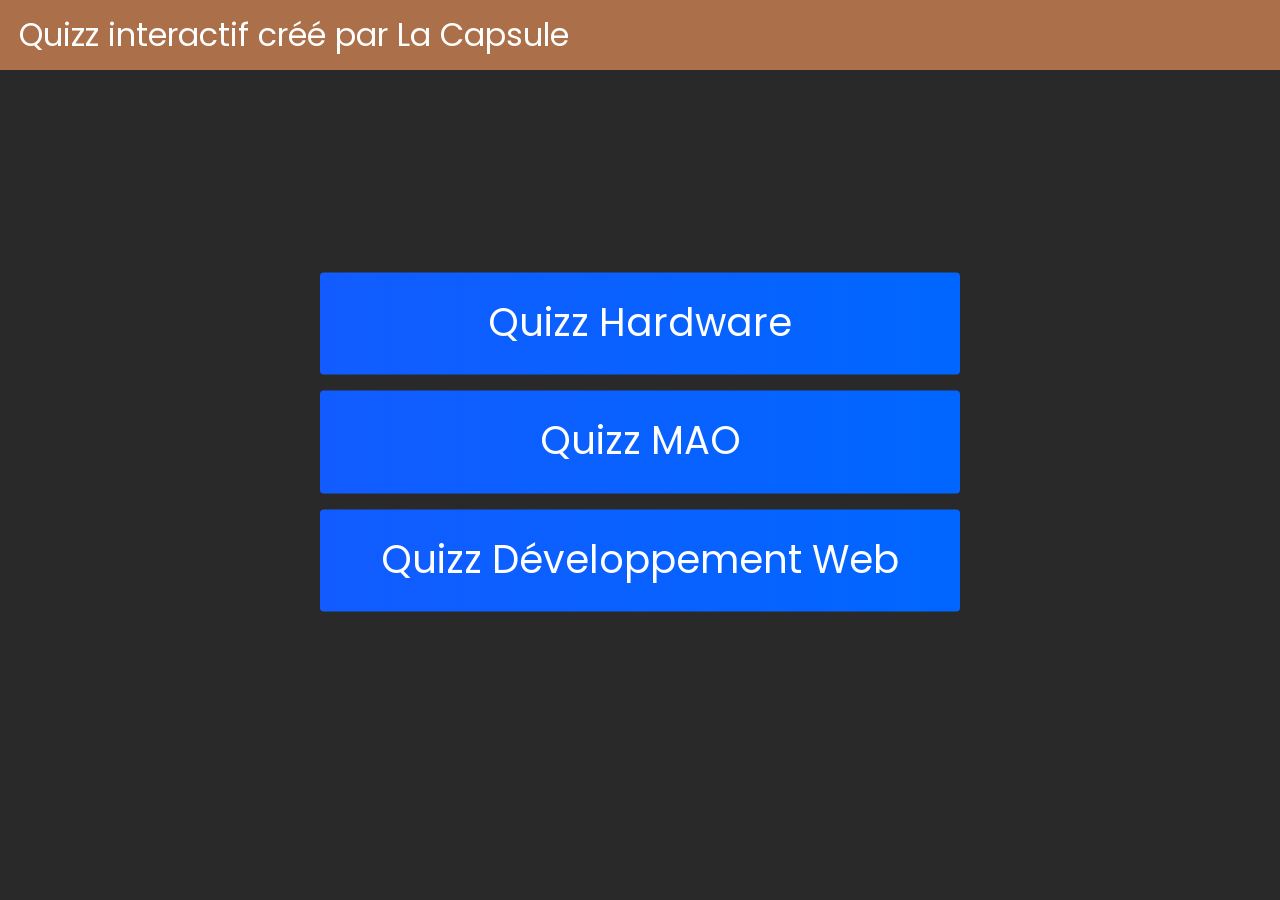
<file: index.html>
<!DOCTYPE html>
<html lang="fr">
<head>
    <meta charset="UTF-8">
    <meta http-equiv="X-UA-Compatible" content="IE=edge">
    <meta name="viewport" content="width=device-width, initial-scale=1.0">
    <link rel="stylesheet" href="css/style.css">
    <link rel="shortcut icon" href="media/img/lacapsule_favicon.png" type="image/x-icon">
    <title>Quizz intéractif</title>
</head>
<body>
    <h1 class="title">Quizz interactif créé par La Capsule</h1>


    <div class="liste">
        <a href="hardware/hardware.html" class="hardware">Quizz Hardware</a>
        <a href="MAO/mao.html" class="mao">Quizz MAO</a>
        <a href="devWeb/devWeb.html" class="devWeb">Quizz Développement Web</a>
    </div>
    


</body>
</html>
</file>
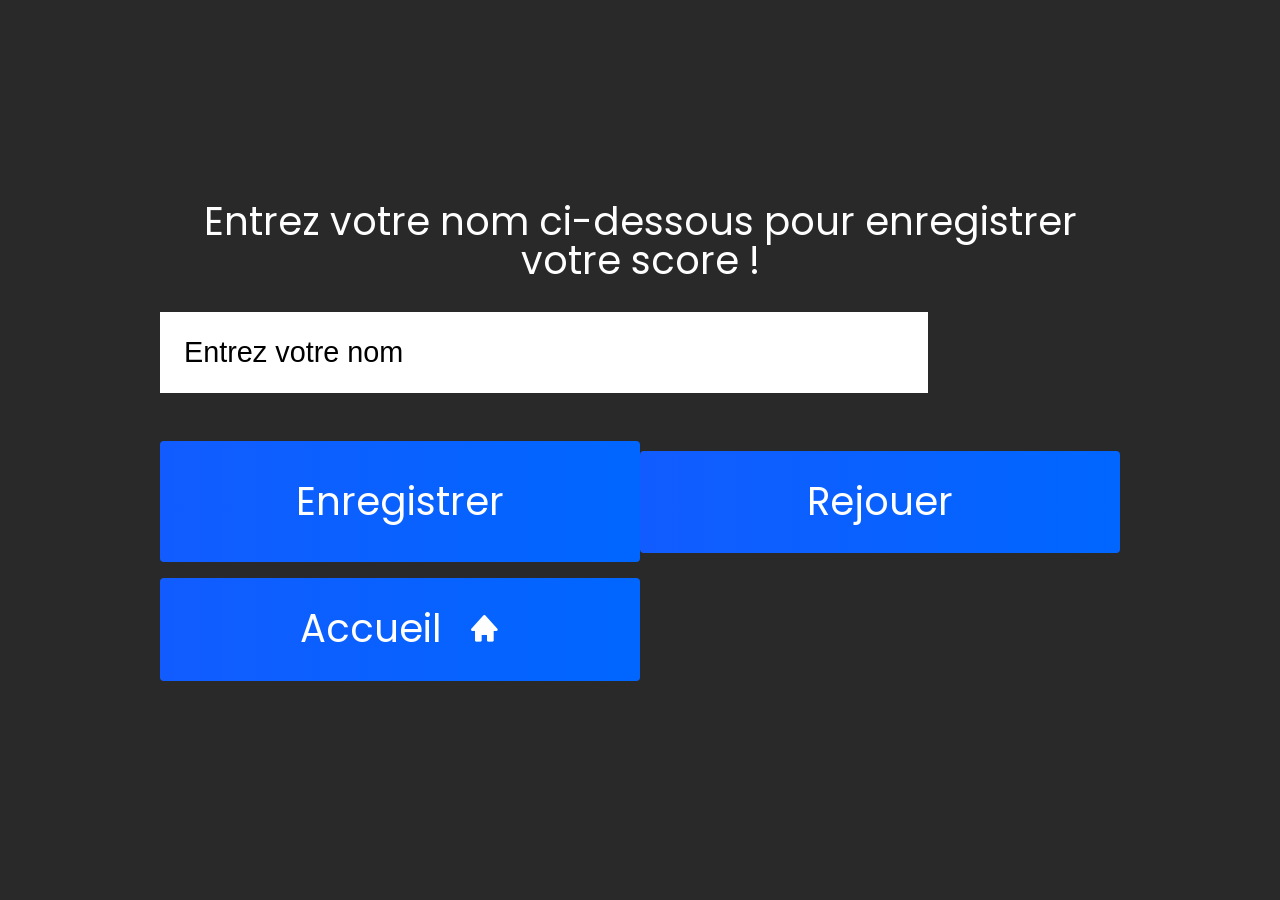
<file: end.html>
<!DOCTYPE html>
<html lang="fr">
<head>
    <meta charset="UTF-8">
    <meta http-equiv="X-UA-Compatible" content="IE=edge">
    <meta name="viewport" content="width=device-width, initial-scale=1.0">
    <link rel="stylesheet" href="css/end.css">
    <link rel="shortcut icon" href="media/img/lacapsule_favicon.png" type="image/x-icon">
    <link href='https://unpkg.com/boxicons@2.1.1/css/boxicons.min.css' rel='stylesheet'>
    <title>Fin du Quizz</title>
</head>
<body>
    <div class="container">
        <div id="end" class="flex-center flex-column">
            <h1 id="finalScore">0</h1>
            <form cless="end-form-container">
                <h2 id="end-text">Entrez votre nom ci-dessous pour enregistrer votre score !</h2>
                <input type="text" name="name" id="username" placeholder="Entrez votre nom">
                <div class="buttons">
                    <button class="btn" id="saveScoreBtn" type="submit" onClick="saveHighScore(event)" disabled>Enregistrer</button>
                    <a href="game.html" class="btn">Rejouer</a>
                    <a href="index.html" class="btn">Accueil <i class='bx bxs-home'></i></a>
                </div>
            </form>
        </div>
    </div>
    
    <script src="ressources/js/end.js"></script>


</body>
</html>
</file>
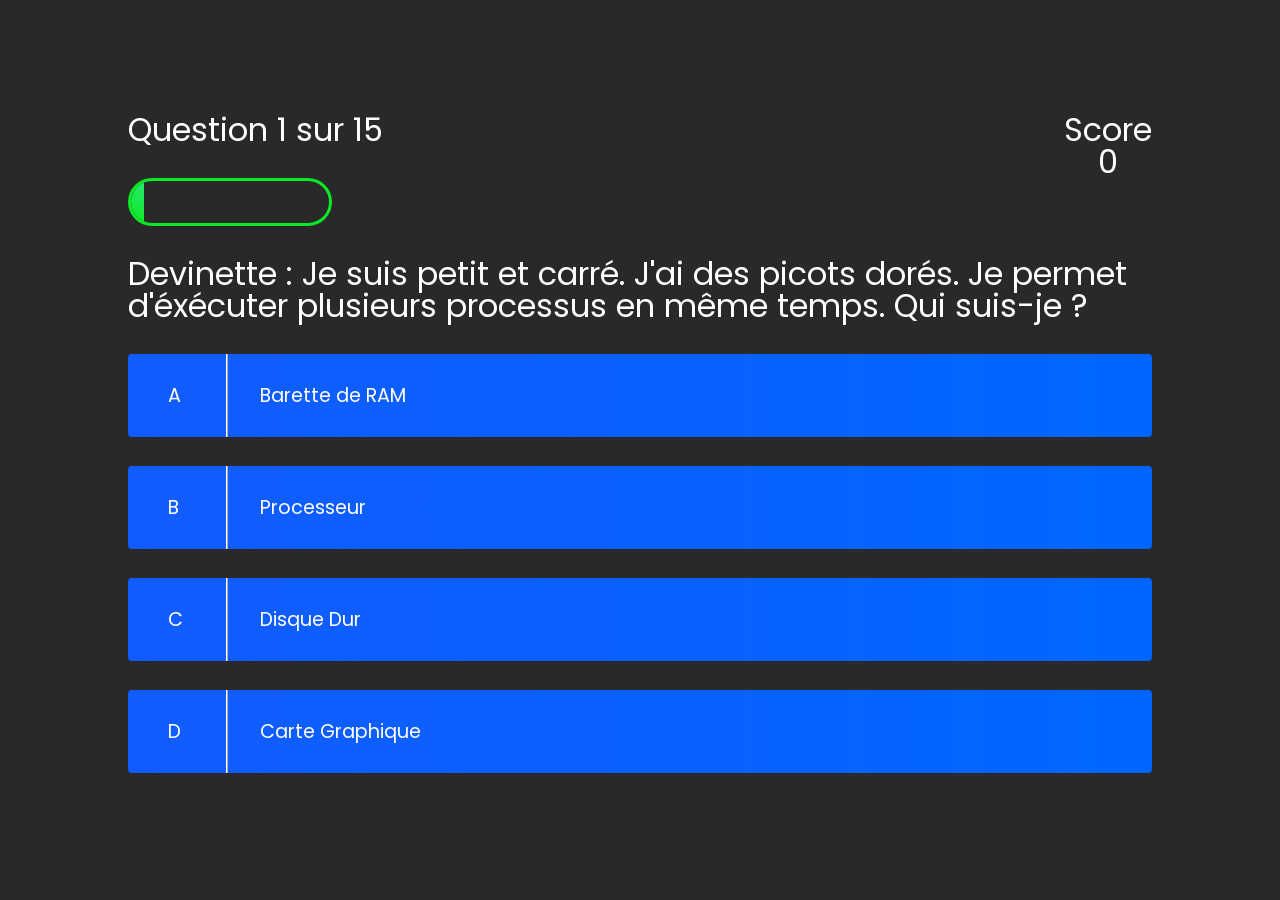
<file: game-anim.html>
<!DOCTYPE html>
<html lang="fr">
<head>
    <meta charset="UTF-8">
    <meta http-equiv="X-UA-Compatible" content="IE=edge">
    <meta name="viewport" content="width=device-width, initial-scale=1.0">
    <link rel="stylesheet" href="css/game.css">
    <link rel="shortcut icon" href="media/img/lacapsule_favicon.png" type="image/x-icon">
    <title>Game</title>
</head>
<body>
    <input type="hidden" name="mode" id="mode" value="anim">
    <div class="container">
        <div id="game" class="justify-center flex-column">
            <div id="hud">
                <div class="hud-item">
                    <p id="progressText" class="hud-prefix">
                        Question
                    </p>
                    <div id="progressBar">
                        <div id="progressBarFull"></div>
                    </div>
                </div>
                <div class="next">
                    <button class="go" id="next">Passer à la question suivante</button>
                </div>
                <div class="hud-item">
                    <p class="hud-prefix">
                        Score
                    </p>
                    <h1 class="hud-main-text" id="score">
                        0
                    </h1>
                
                </div>
            </div>
            <h1 id="question">Quelle est la question ?</h1>
            <div class="choice-container">
                <p class="choice-prefix">A</p>
                <p class="choice-text" data-number="1">Choice</p>
            </div>
            <div class="choice-container">
                <p class="choice-prefix">B</p>
                <p class="choice-text" data-number="2">Choice</p>
            </div>
            <div class="choice-container">
                <p class="choice-prefix">C</p>
                <p class="choice-text" data-number="3">Choice</p>
            </div>
            <div class="choice-container">
                <p class="choice-prefix">D</p>
                <p class="choice-text" data-number="4">Choice</p>
            </div>
        </div>
    </div>
    
    <script src="ressources/js/game.js"></script>


</body>
</html>
</file>
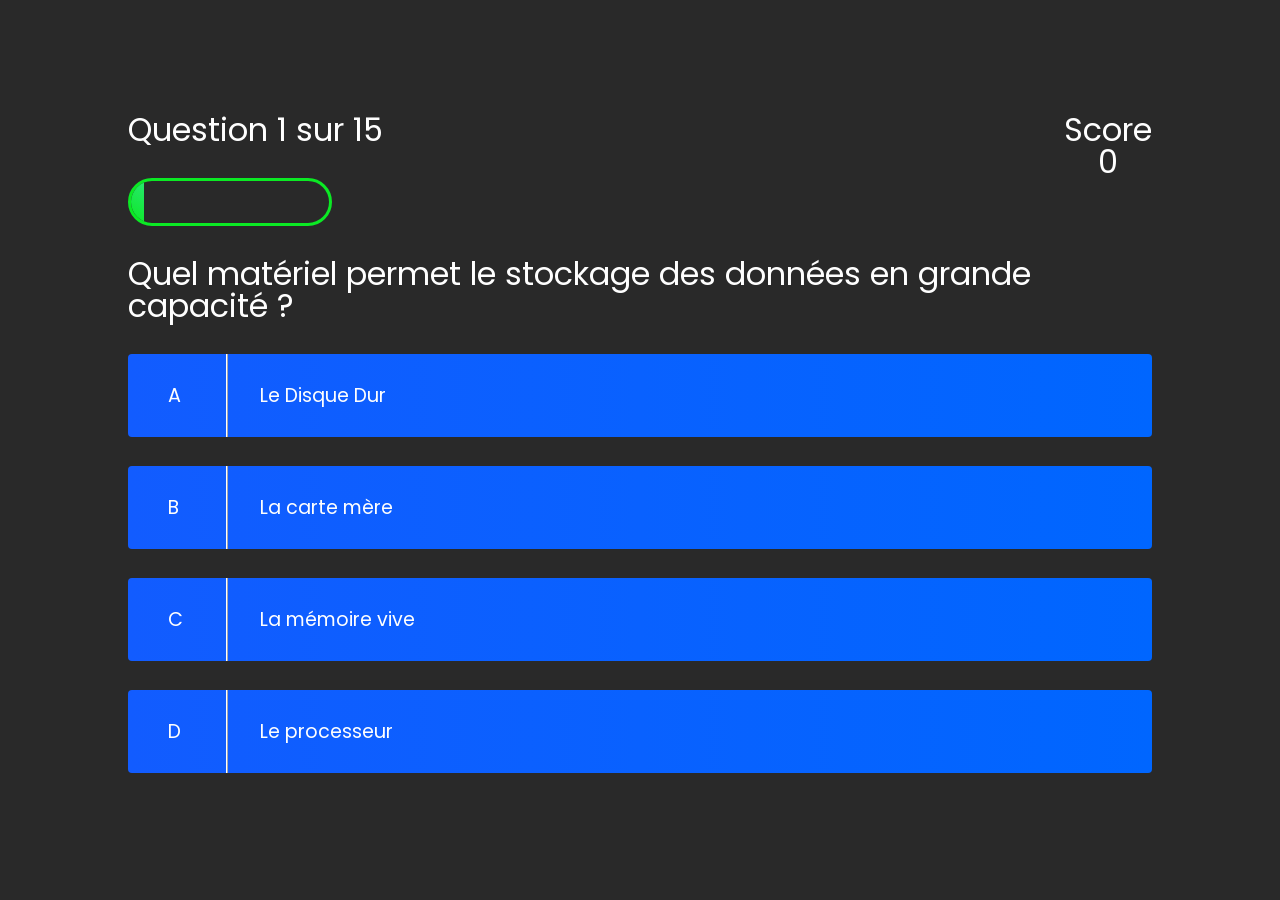
<file: game.html>
<!DOCTYPE html>
<html lang="fr">
<head>
    <meta charset="UTF-8">
    <meta http-equiv="X-UA-Compatible" content="IE=edge">
    <meta name="viewport" content="width=device-width, initial-scale=1.0">
    <link rel="stylesheet" href="css/game.css">
    <link rel="shortcut icon" href="media/img/lacapsule_favicon.png" type="image/x-icon">
    <title>Game</title>
</head>
<body>
    <div class="container">
        <div id="game" class="justify-center flex-column">
            <div id="hud">
                <div class="hud-item">
                    <p id="progressText" class="hud-prefix">
                        Question
                    </p>
                    <div id="progressBar">
                        <div id="progressBarFull"></div>
                    </div>
                </div>
                <div class="hud-item">
                    <p class="hud-prefix">
                        Score
                    </p>
                    <h1 class="hud-main-text" id="score">
                        0
                    </h1>
                
                </div>
            </div>
            <h1 id="question">Quelle est la question ?</h1>
            <div class="choice-container">
                <p class="choice-prefix">A</p>
                <p class="choice-text" data-number="1">Choice</p>
            </div>
            <div class="choice-container">
                <p class="choice-prefix">B</p>
                <p class="choice-text" data-number="2">Choice</p>
            </div>
            <div class="choice-container">
                <p class="choice-prefix">C</p>
                <p class="choice-text" data-number="3">Choice</p>
            </div>
            <div class="choice-container">
                <p class="choice-prefix">D</p>
                <p class="choice-text" data-number="4">Choice</p>
            </div>
        </div>
    </div>
    
    <script src="ressources/js/game.js"></script>


</body>
</html>
</file>
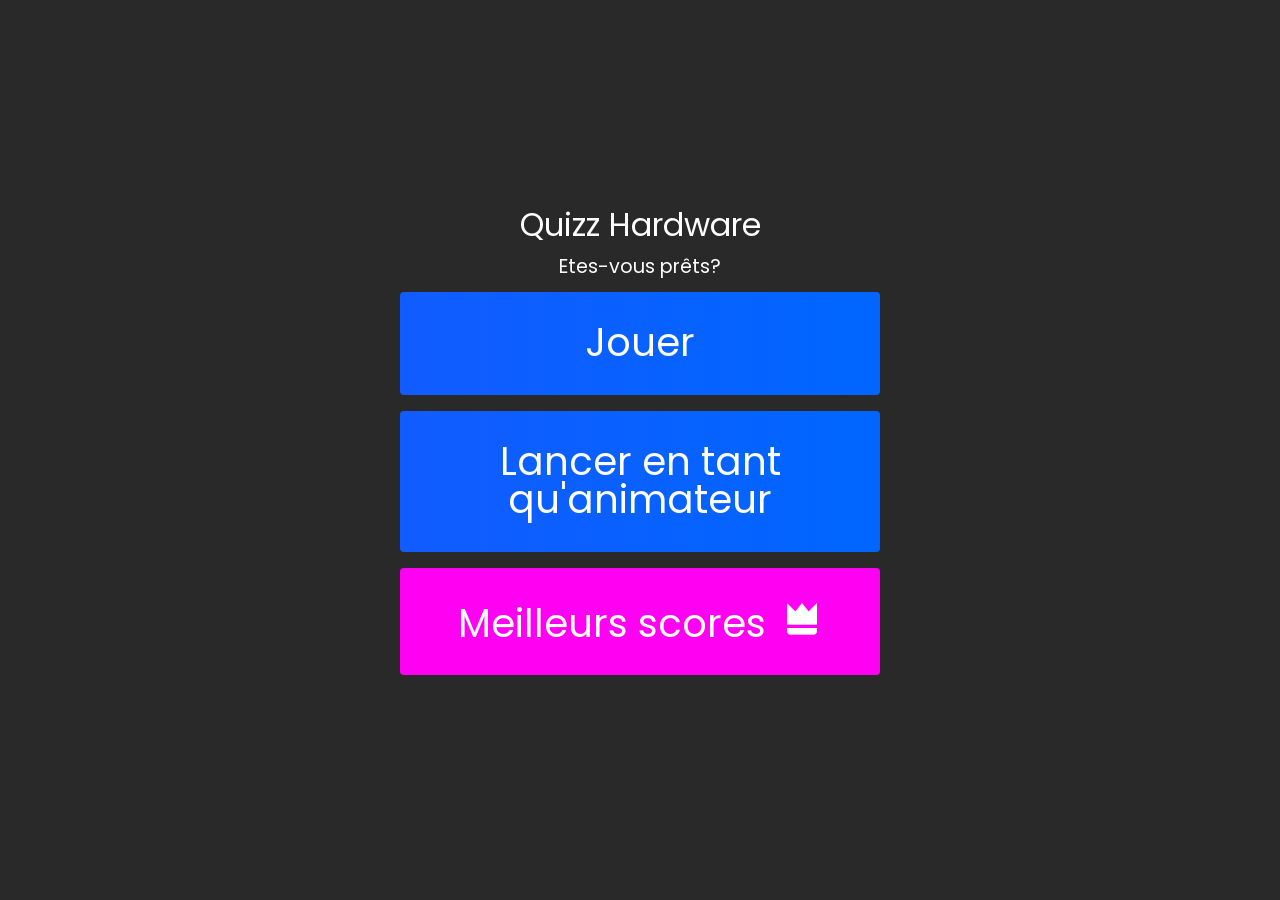
<file: hardware.html>
<!DOCTYPE html>
<html lang="fr">
<head>
    <meta charset="UTF-8">
    <meta http-equiv="X-UA-Compatible" content="IE=edge">
    <meta name="viewport" content="width=device-width, initial-scale=1.0">
    <link rel="stylesheet" href="css/hardware.css">
    <link rel="shortcut icon" href="media/img/lacapsule_favicon.png" type="image/x-icon">
    <link href='https://unpkg.com/boxicons@2.1.1/css/boxicons.min.css' rel='stylesheet'>
    <title>Quizz intéractif</title>
</head>
<body>
    

    <div class="container">
        <div id="home" class="flex-column flex-center">
            <h1>Quizz Hardware</h1>
            <h2>Etes-vous prêts?</h2>
            <a href="game.html" class="btn">Jouer</a>
            <a href="game-anim.html" class="btn anim">Lancer en tant qu'animateur</a>
            <a href="highscores.html" id="highscore-btn" class="btn">Meilleurs scores<i class='bx bxs-crown'></i></a>
        </div>
    </div>


</body>
</html>
</file>
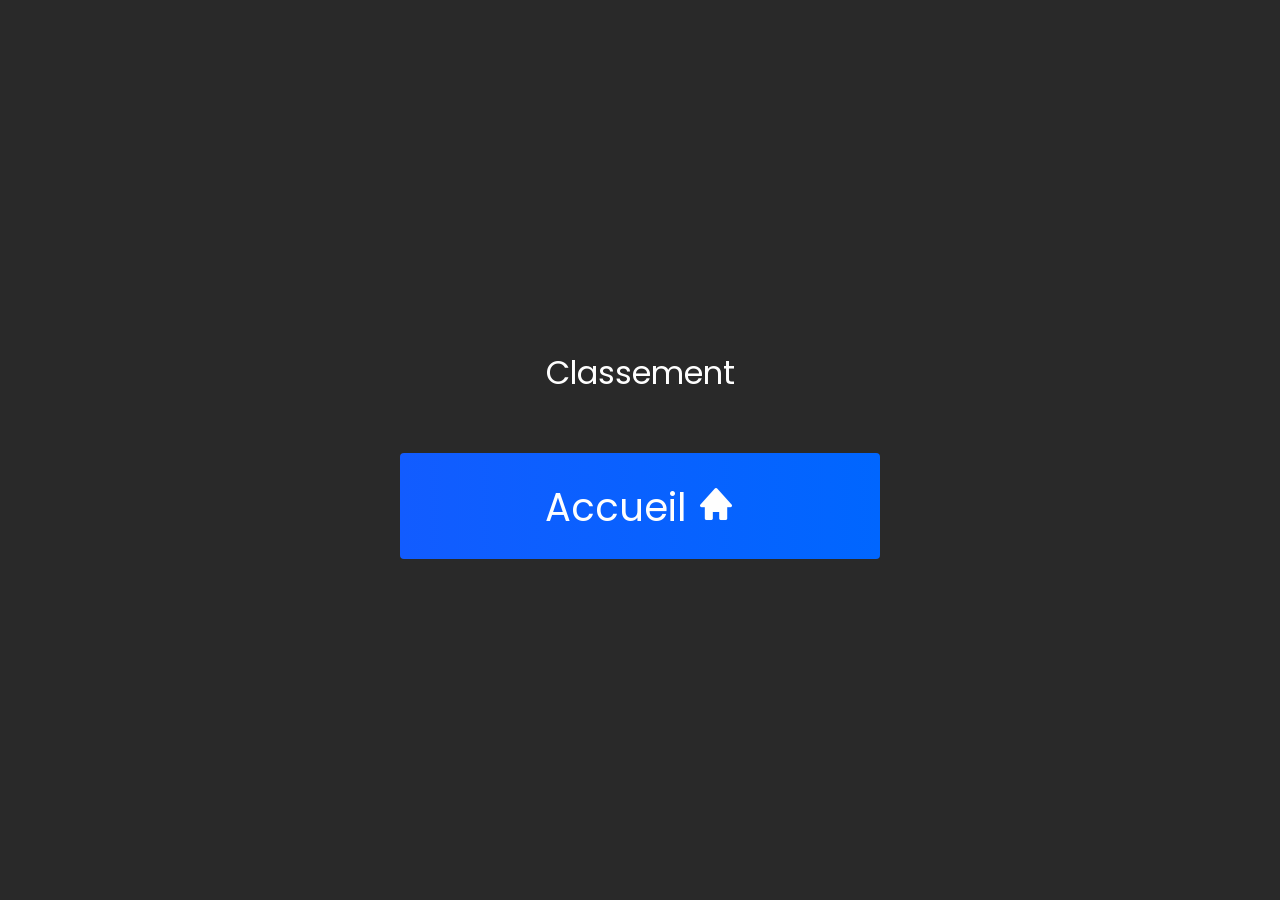
<file: highscores.html>
<!DOCTYPE html>
<html lang="fr">
<head>
    <meta charset="UTF-8">
    <meta http-equiv="X-UA-Compatible" content="IE=edge">
    <meta name="viewport" content="width=device-width, initial-scale=1.0">
    <link rel="stylesheet" href="css/highscores.css">
    <link rel="shortcut icon" href="media/img/lacapsule_favicon.png" type="image/x-icon">
    <link href='https://unpkg.com/boxicons@2.1.1/css/boxicons.min.css' rel='stylesheet'>
    <title>Meilleurs Scores</title>
</head>
<body>
    <div class="container">
        <div id="highScores" class="flex-center flex-column">
            <h1 id="finalScore">Classement</h1>
            <ul id="highScoresList"></ul>
            <a href="index.html" class="btn">Accueil <i class='bx bxs-home'></i></a>
        </div>
    </div>
    
    <script src="ressources/js/highscores.js"></script>


</body>
</html>
</file>
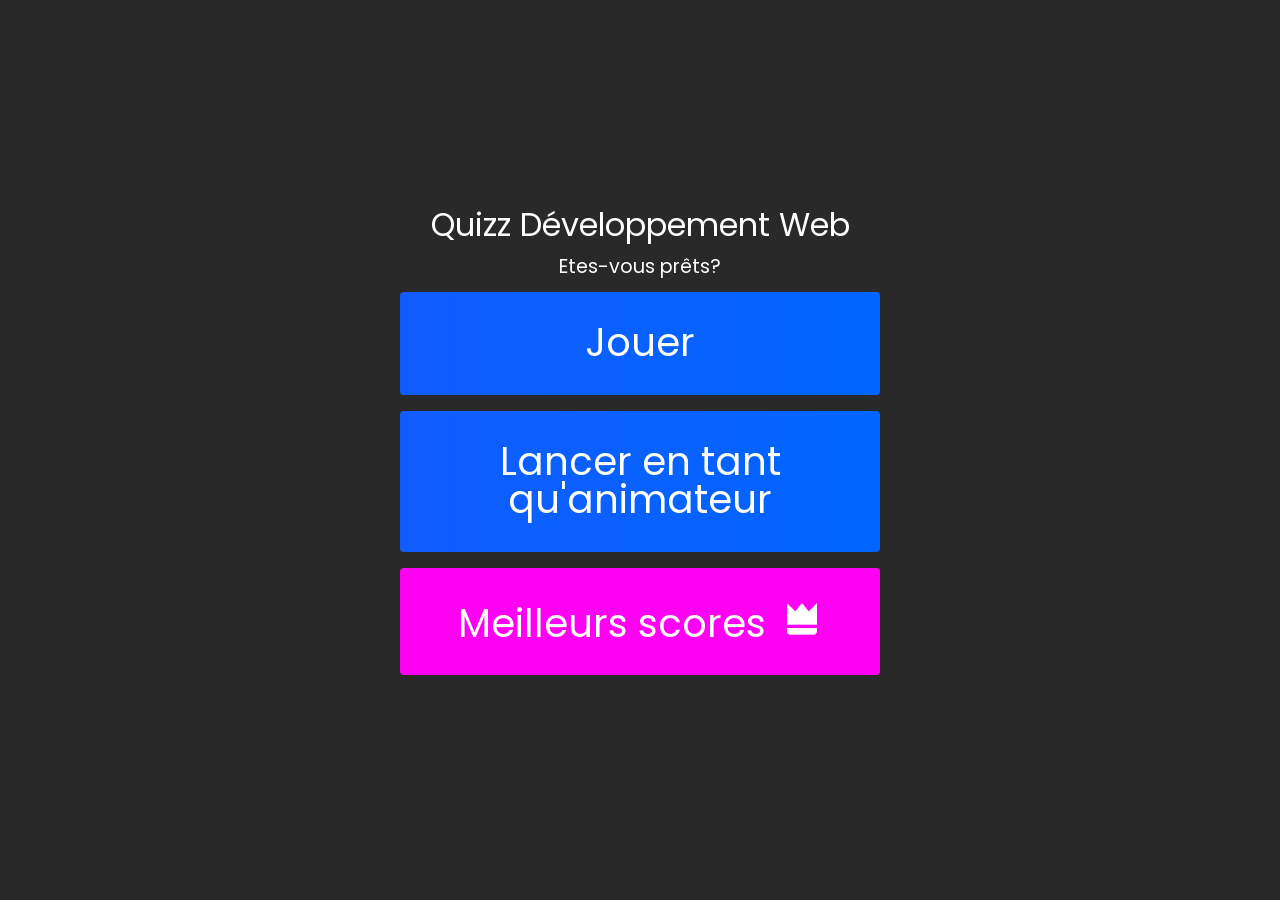
<file: devWeb/devWeb.html>
<!DOCTYPE html>
<html lang="fr">
<head>
    <meta charset="UTF-8">
    <meta http-equiv="X-UA-Compatible" content="IE=edge">
    <meta name="viewport" content="width=device-width, initial-scale=1.0">
    <link rel="stylesheet" href="css/hardware.css">
    <link rel="shortcut icon" href="media/img/lacapsule_favicon.png" type="image/x-icon">
    <link href='https://unpkg.com/boxicons@2.1.1/css/boxicons.min.css' rel='stylesheet'>
    <title>Quizz intéractif</title>
</head>
<body>
    

    <div class="container">
        <div id="home" class="flex-column flex-center">
            <h1>Quizz Développement Web</h1>
            <h2>Etes-vous prêts?</h2>
            <a href="game.html" class="btn">Jouer</a>
            <a href="game-anim.html" class="btn anim">Lancer en tant qu'animateur</a>
            <a href="highscores.html" id="highscore-btn" class="btn">Meilleurs scores<i class='bx bxs-crown'></i></a>
        </div>
    </div>

</body>
</html>
</file>
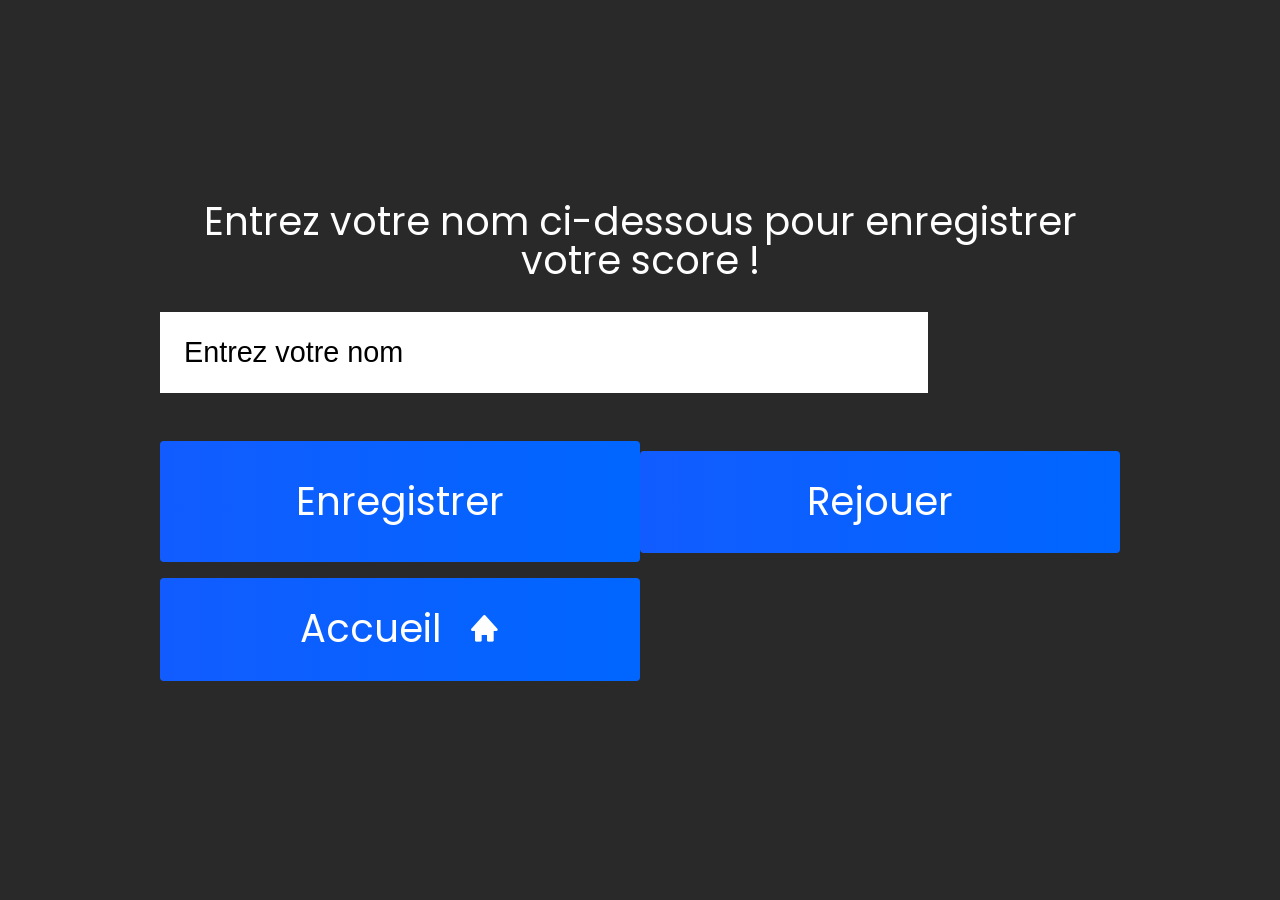
<file: devWeb/end.html>
<!DOCTYPE html>
<html lang="fr">
<head>
    <meta charset="UTF-8">
    <meta http-equiv="X-UA-Compatible" content="IE=edge">
    <meta name="viewport" content="width=device-width, initial-scale=1.0">
    <link rel="stylesheet" href="css/end.css">
    <link rel="shortcut icon" href="media/img/lacapsule_favicon.png" type="image/x-icon">
    <link href='https://unpkg.com/boxicons@2.1.1/css/boxicons.min.css' rel='stylesheet'>
    <title>Fin du Quizz</title>
</head>
<body>
    <div class="container">
        <div id="end" class="flex-center flex-column">
            <h1 id="finalScore">0</h1>
            <form cless="end-form-container">
                <h2 id="end-text">Entrez votre nom ci-dessous pour enregistrer votre score !</h2>
                <input type="text" name="name" id="username" placeholder="Entrez votre nom">
                <div class="buttons">
                    <button class="btn" id="saveScoreBtn" type="submit" onClick="saveHighScore(event)" disabled>Enregistrer</button>
                    <a href="game.html" class="btn">Rejouer</a>
                    <a href="../index.html" class="btn">Accueil <i class='bx bxs-home'></i></a>
                </div>
            </form>
        </div>
    </div>
    
    <script src="ressources/js/end.js"></script>


</body>
</html>
</file>
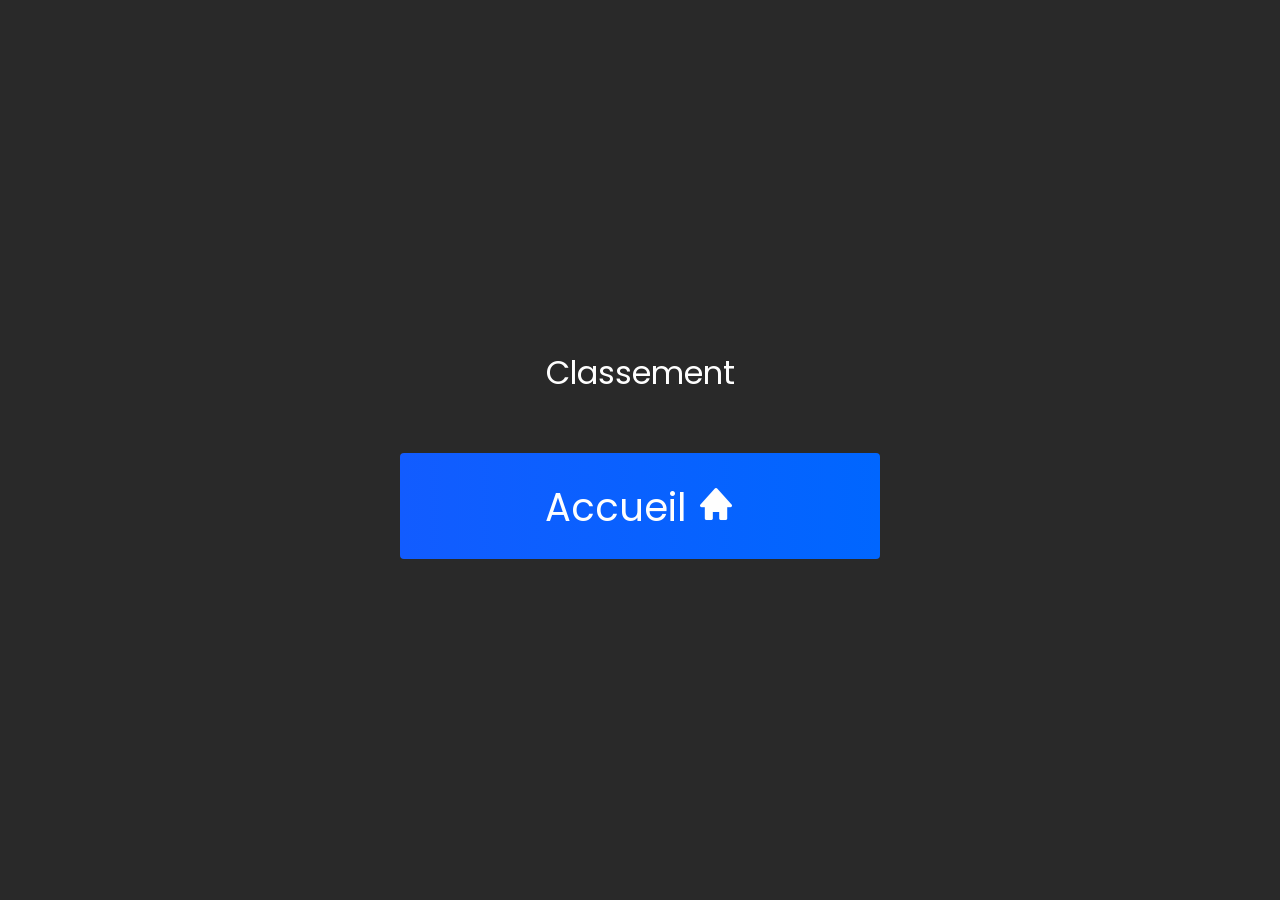
<file: devWeb/highscores.html>
<!DOCTYPE html>
<html lang="fr">
<head>
    <meta charset="UTF-8">
    <meta http-equiv="X-UA-Compatible" content="IE=edge">
    <meta name="viewport" content="width=device-width, initial-scale=1.0">
    <link rel="stylesheet" href="css/highscores.css">
    <link rel="shortcut icon" href="media/img/lacapsule_favicon.png" type="image/x-icon">
    <link href='https://unpkg.com/boxicons@2.1.1/css/boxicons.min.css' rel='stylesheet'>
    <title>Meilleurs Scores</title>
</head>
<body>
    <div class="container">
        <div id="highScores" class="flex-center flex-column">
            <h1 id="finalScore">Classement</h1>
            <ul id="highScoresList"></ul>
            <a href="../index.html" class="btn">Accueil <i class='bx bxs-home'></i></a>
        </div>
    </div>
    
    <script src="ressources/js/highscores.js"></script>


</body>
</html>
</file>
<file: css/style.css>
@import url(reset.css);
@import url(variables.css);
@import url(fonts.css);
@import url(class.css);


body{
    width: 100%;
    min-height: 100vh;
    background: var(--body);
}

.liste{
    position: absolute;
    top: 50%;
    left: 50%;
    transform: translate(-50%,-50%);
    width: 100%;
    display: flex;
    flex-direction: column;
    justify-content: center;
    align-items: center;
}

.hardware,
.mao,
.devWeb {
    font-size: 2.4rem;
    font-family: 'Poppins';
    padding: 2rem 0;
    width: 50%;
    text-align: center;
    margin-bottom: 1rem;
    text-decoration: none;
    color: var(--textColor);
    background: var(--principale);
    border-radius: 4px;
    transition: .5s cubic-bezier(0.075, 0.82, 0.165, 1);
}

.hardware:hover,
.mao:hover,
.devWeb:hover{
    background: var(--secondaire);
    filter: drop-shadow(0 0 20px var(--secondaire)) drop-shadow(0 0 40px var(--secondaire)) drop-shadow(0 0 60px var(--secondaire));

}

h1 {
    font-size: 2rem;
    color: var(--textColor);
    font-family: var(--pol);
}

.title {
    background: var(--tertiaire);
    padding: 1.2rem;
    color: var(--textColor);
}

h2 {
    font-size: 1.2rem;
    color: var(--textColor);
    font-family: var(--pol);
}

.container {
    width: 80%;
    min-height: 100vh;
    display: var(--fl);
    justify-content: var(--cen);
    align-items: var(--cen);
    margin: 0 auto;
    padding: 2rem;
}

.btn {
    font-size: 2.4rem;
    font-family: 'Poppins';
    padding: 2rem 0;
    width: 30rem;
    text-align: center;
    margin-bottom: 1rem;
    text-decoration: none;
    color: var(--textColor);
    background: var(--principale);
    border-radius: 4px;
    transition: .5s cubic-bezier(0.075, 0.82, 0.165, 1);
}

.btn:hover {
    cursor: pointer;
    box-shadow: 0 0.4rem 1.4rem 0 var(--principale);
    filter: drop-shadow(0 0 20px var(--principale)) drop-shadow(0 0 40px var(--principale)) drop-shadow(0 0 60px var(--principale));
    transform: scale(1.03);
}

.btn[disabled]:hover {
    cursor: not-allowed;
    box-shadow: none;
    transform: none;
}

#highscore-btn {
    background: var(--secondaire);
}


#highscore-btn:hover {
    box-shadow: 0 0.4 1.4rem 0 rgba(255,255,0,.5);
}


.bxs-crown {
    font-size: 2.5rem;
    margin-left: 1rem;
}
</file>
<file: css/end.css>
@import url(style.css);


.end-form-container {
    width: 100%;
    display: flex;
    flex-direction: column;
    align-items: center;
}

input{
    margin-top: 2rem;
    margin-bottom: 1rem;
    width: 80%;
    padding: 1.5rem;
    font-size: 1.8rem;
    border: none;
    box-shadow: 0 0.1rem 1.4rem 0 var(--principale);
}

input::placeholder {
    color: var(--principale);
}

#username {
    margin-bottom: 3rem;
    width: 75%;
    outline: none;
}

#end-text{
    font-size: 2.4rem;
    text-align: center;
}

#saveScoreBtn {
    border: none;
}

.buttons {
    display: flex;
    flex-flow: var(--desk);
    justify-content: space-between;
    align-items: center;
}
.bxs-home{
    margin-left: 1rem;
    font-size: 2rem;
    color: var(--textColor);
}
</file>
<file: css/game.css>
@import url(style.css);

body{
    font-family: var(--pol);
    display: flex;
    justify-content: center;
    align-items: center;
}

#question{
    margin-top: 2rem;
    margin-bottom: 1rem;
    width: 80vw;
}

.choice-container {
    display: var(--fl);
    justify-content: center;
    align-items: center;
    margin-top: 1rem;
    margin-bottom: 0.8rem;
    width: var(--full);
    height: var(--full);
    border-radius: 4px;
    background: var(--principale);
    font-size: 1.2rem;
    font-family: var(--pol);
}

.choice-container:hover {
    cursor: pointer;
    box-shadow: 0 0.4rem 1.4rem 0 rgb(18,92,255);
    transition: transform 100ms;
    transform: scale(1.02);
}

.choice-prefix {
    width: 10%;
    padding: 2rem 2.5rem;
    color: var(--textColor);
    border-right: 2px ridge var(--textColor);
}

.choice-text {
    padding: 2rem;
    width: 100%;
    color: var(--textColor);
}

.correct {
    background: var(--good);
}

.incorrect {
    background: var(--false);
}


#hud {
    display: flex;
    justify-content: space-between;
}

.go {
    width: var(--full);
    height: var(--full);
    border-radius: 4px;
    border: none;
    background: var(--principale);
    font-size: 1.2rem;
    font-family: var(--pol);
    cursor: pointer;
    color: #FFF;
}

.hud-prefix {
    text-align: center;
    font-size: 2rem;
    color: var(--textColor);
}

.hud-main-text {
    text-align: center;
    color: var(--textColor);
}

#progressBar {
    width: 80%;
    height: 3rem;
    border: 0.2rem solid rgb(11,233,36);
    margin-top: 2rem;
    border-radius: 50px;
    overflow: hidden;
}

#progressBarFull{
    height: 100%;
    margin: 0;
    background: var(--good);
    width: 0%;
}
.next {
    display: none;
}


@media screen and(max-width: 768px) {
    .choice-container {
        min-width: 100%;
    }
}
</file>
<file: css/hardware.css>
@import url(style.css);

h2{
    margin: 1rem;
}

.container {
    width: 100%;
}
</file>
<file: css/highscores.css>
@import url(style.css);

h1 {
    margin: 2rem;
}

ul {
    margin: 1rem;
    display: flex;
    flex-direction: column;
    justify-content: center;
    align-items: flex-start;
}

li {
    width: 30rem;
    text-align: justify;
    font-size: 2rem;
    padding: 1rem;
    font-family: var(--pol);
    color: var(--textColor);
    background: var(--tertiaire);
}

li:nth-child(even){
    background: var(--secondaire);
    color: var(--textColor);
}
</file>
<file: devWeb/css/hardware.css>
@import url(../../css/style.css);

h2{
    margin: 1rem;
}

.container {
    width: 100%;
}
</file>
<file: devWeb/css/end.css>
@import url(../../css/style.css);


.end-form-container {
    width: 100%;
    display: flex;
    flex-direction: column;
    align-items: center;
}

input{
    margin-top: 2rem;
    margin-bottom: 1rem;
    width: 80%;
    padding: 1.5rem;
    font-size: 1.8rem;
    border: none;
    box-shadow: 0 0.1rem 1.4rem 0 var(--principale);
}

input::placeholder {
    color: var(--principale);
}

#username {
    margin-bottom: 3rem;
    width: 75%;
    outline: none;
}

#end-text{
    font-size: 2.4rem;
    text-align: center;
}

#saveScoreBtn {
    border: none;
}

.buttons {
    display: flex;
    flex-flow: var(--desk);
    justify-content: space-between;
    align-items: center;
}
.bxs-home{
    margin-left: 1rem;
    font-size: 2rem;
    color: var(--textColor);
}
</file>
<file: devWeb/css/highscores.css>
@import url(../../css/style.css);

h1 {
    margin: 2rem;
}

ul {
    margin: 1rem;
    display: flex;
    flex-direction: column;
    justify-content: center;
    align-items: flex-start;
}

li {
    width: 30rem;
    text-align: justify;
    font-size: 2rem;
    padding: 1rem;
    font-family: var(--pol);
    color: var(--textColor);
    background: var(--tertiaire);
}

li:nth-child(even){
    background: var(--secondaire);
    color: var(--textColor);
}
</file>
